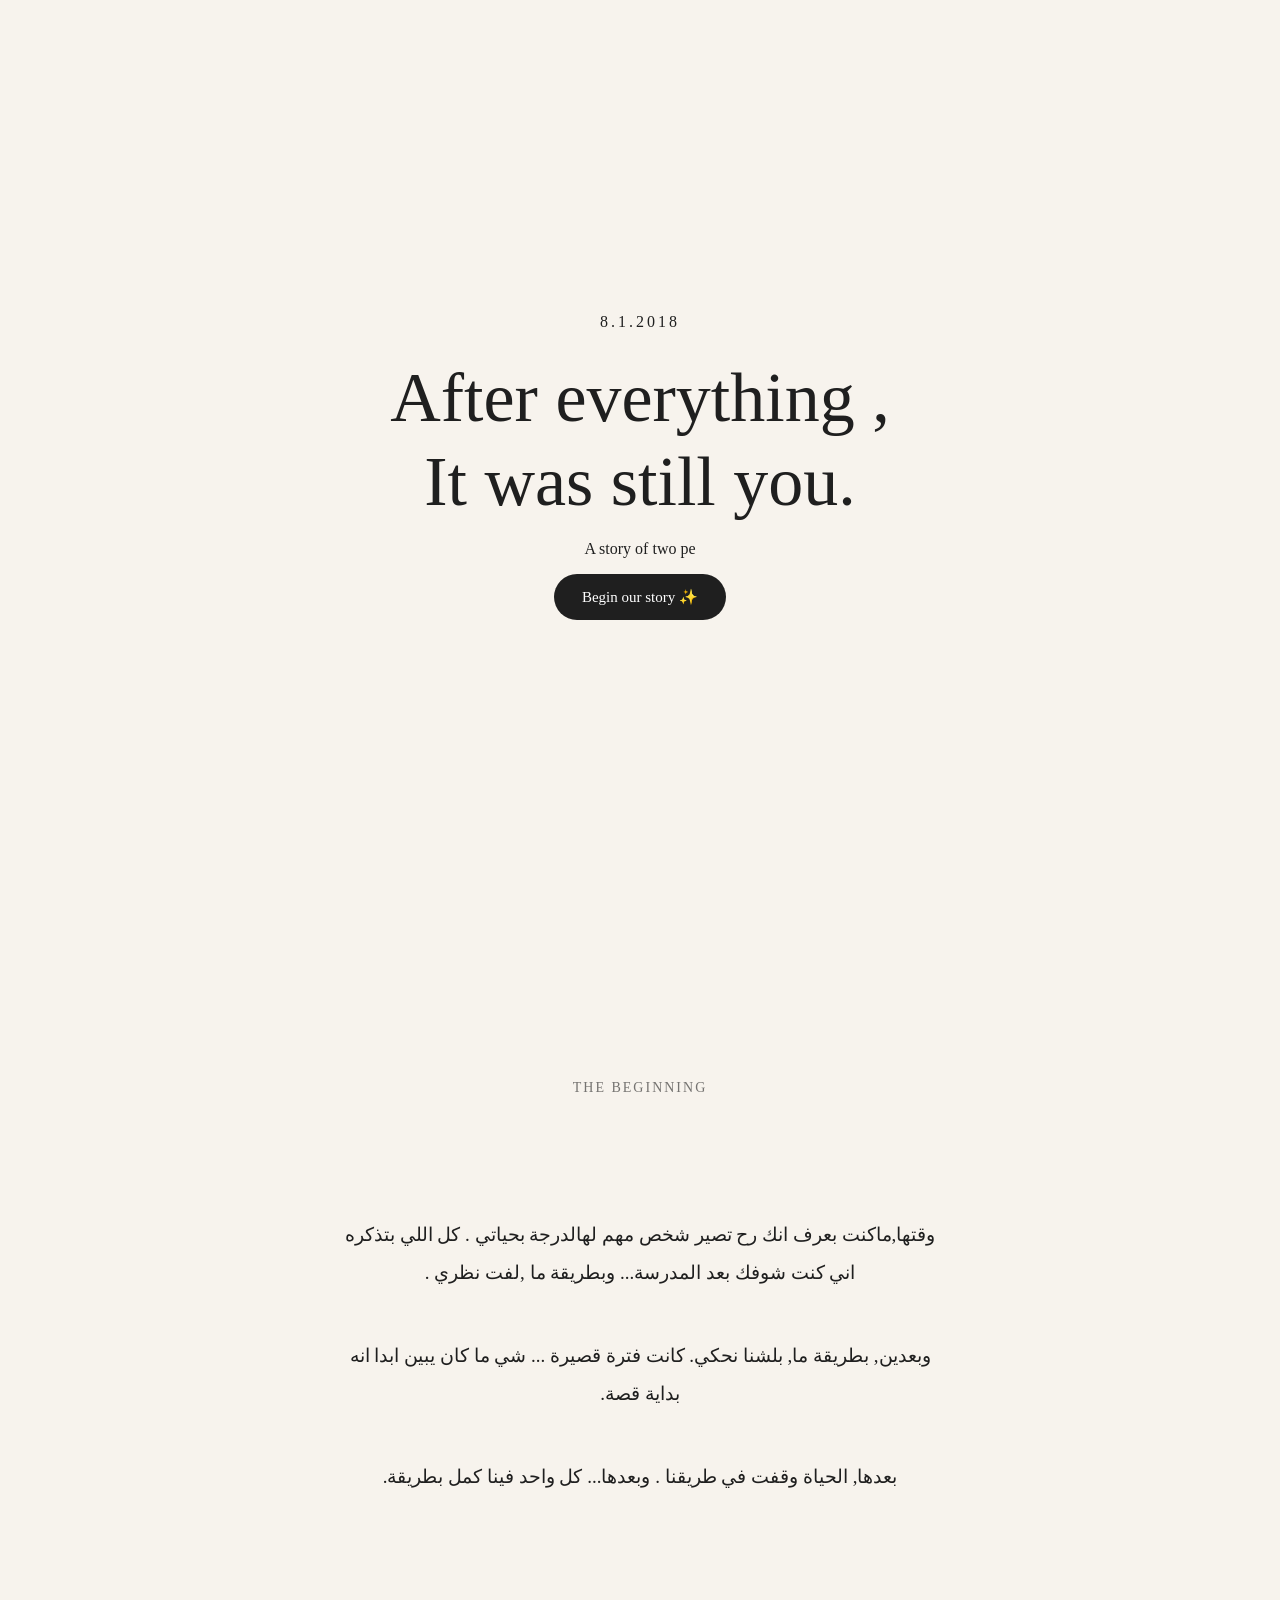
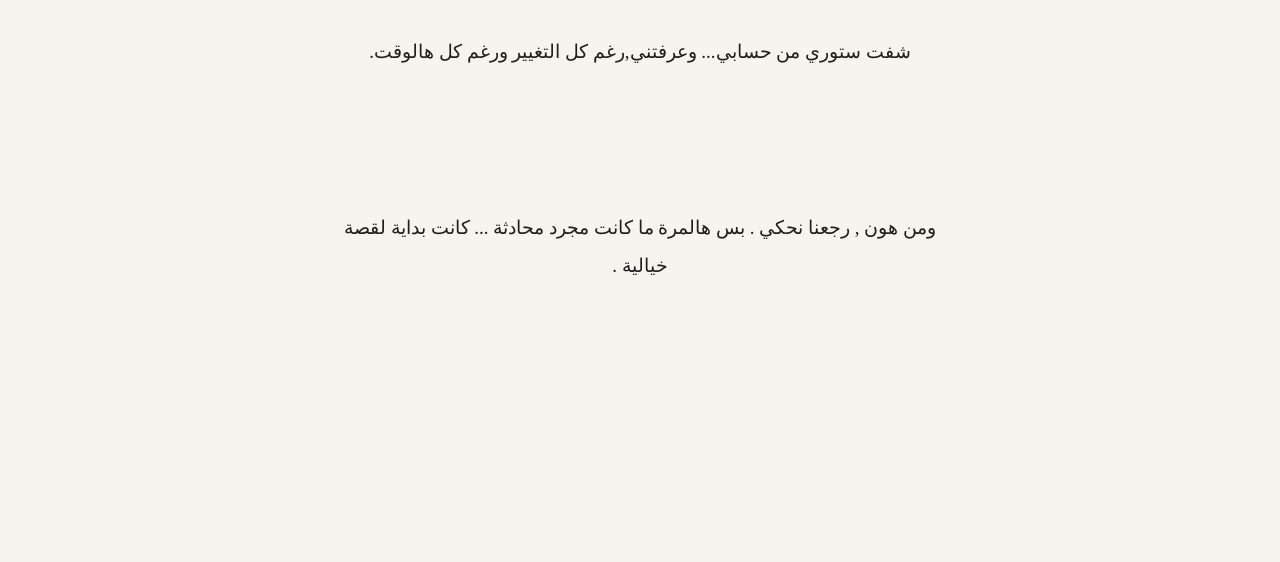
<file: index.html>
<!DOCTYPE html>
<html lang="en">
<head>
    <meta charset="UTF-8">
    <meta name="viewport" content="width=device-width,intial-scale=1.0">
    <title>Our story </title>
    <link rel="stylesheet" href="style.css">
</head>
<body>
    <div class="hero">
        <p class="date">8.1.2018</p>
        <h1>After everything ,<br> It was still you.</h1>
        <p class="subtitle" id="typing-text">
        </p>
        <a href="story.html" class="start-button">
            Begin our story  ✨
        </a>
    </div>
    <section class="story-section">
        <p class="section-label">The beginning</p>
        <h2>بلشت بنظرة .</h2>
        <p class="story-text">
            وقتها,ماكنت بعرف انك رح تصير شخص مهم لهالدرجة بحياتي .
            كل اللي بتذكره اني كنت شوفك بعد المدرسة...
            وبطريقة ما ,لفت نظري .
        </p>
        <p class="story-text">
            وبعدين, بطريقة ما, بلشنا نحكي.
            كانت فترة قصيرة ...
            شي ما كان يبين ابدا انه بداية قصة.
        </p>
        <p class="story-text">
            بعدها, الحياة وقفت في طريقنا .
            وبعدها... كل واحد فينا كمل بطريقة.
        </p>
        <h2>  بعد سنتين....</h2>
        <p class="story-text">
            شفت ستوري من حسابي... وعرفتني,رغم كل التغيير ورغم كل هالوقت.
        </p>
        <h2> وانت عرفتني .</h2>
        <p class="story-text">
            ومن هون , رجعنا نحكي .
            بس هالمرة ما كانت مجرد محادثة ...
            كانت بداية لقصة خيالية .
        </p>
        <h2> وهالمرة بقينا</h2>
    </section>
    <script src="script.js"></script>
</body>
</html>
</file>
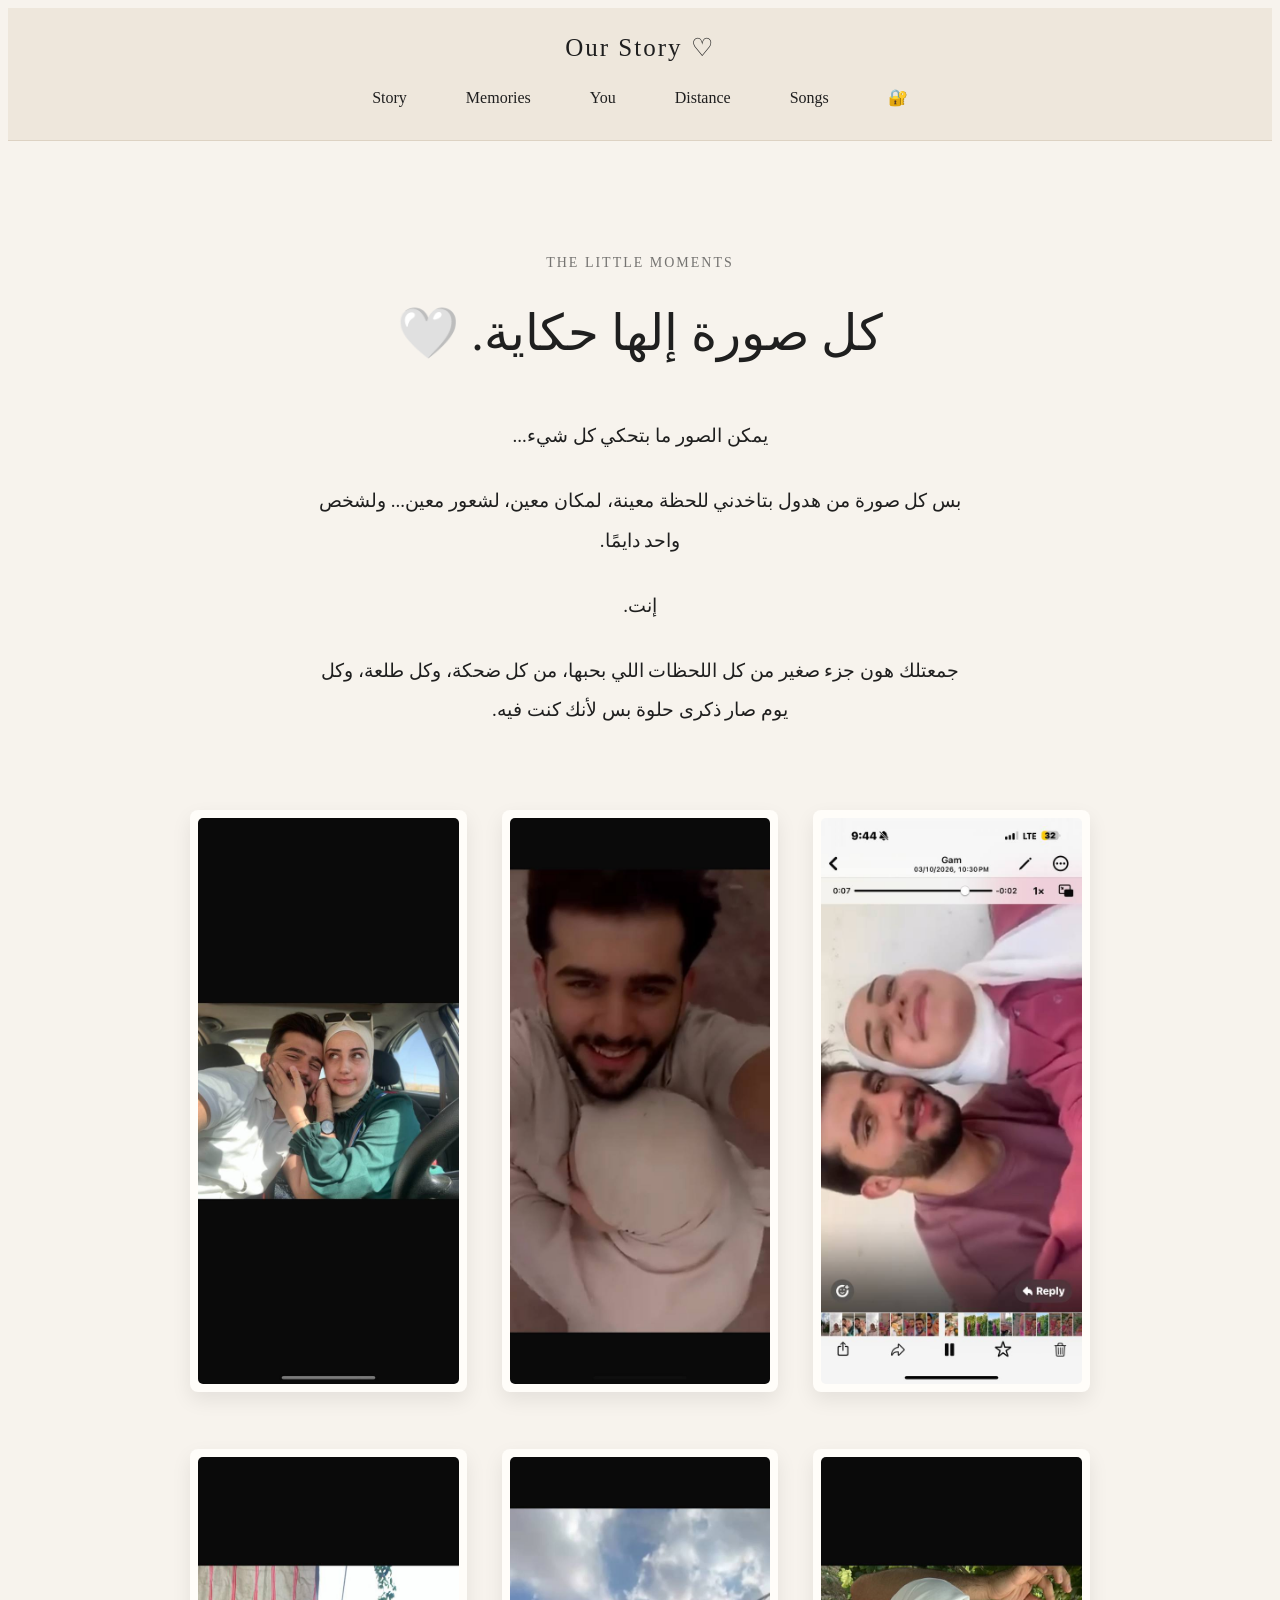
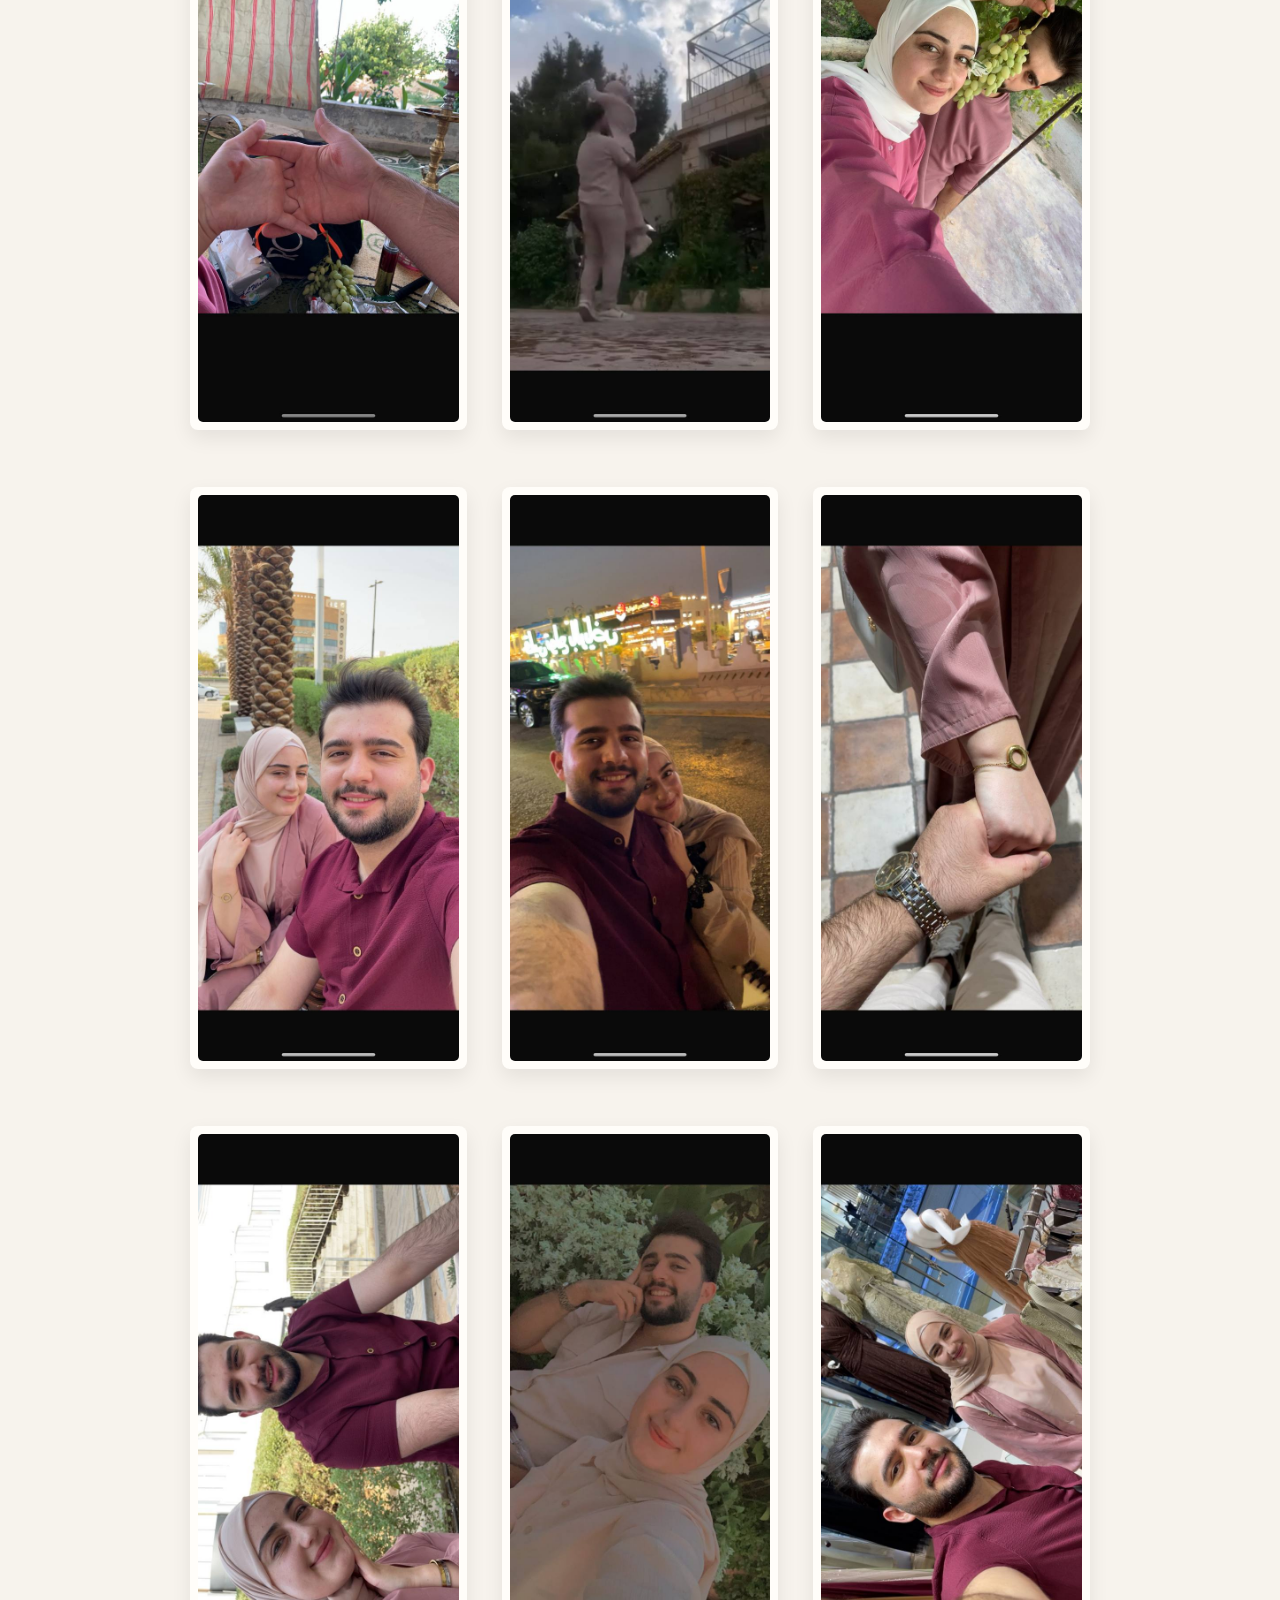
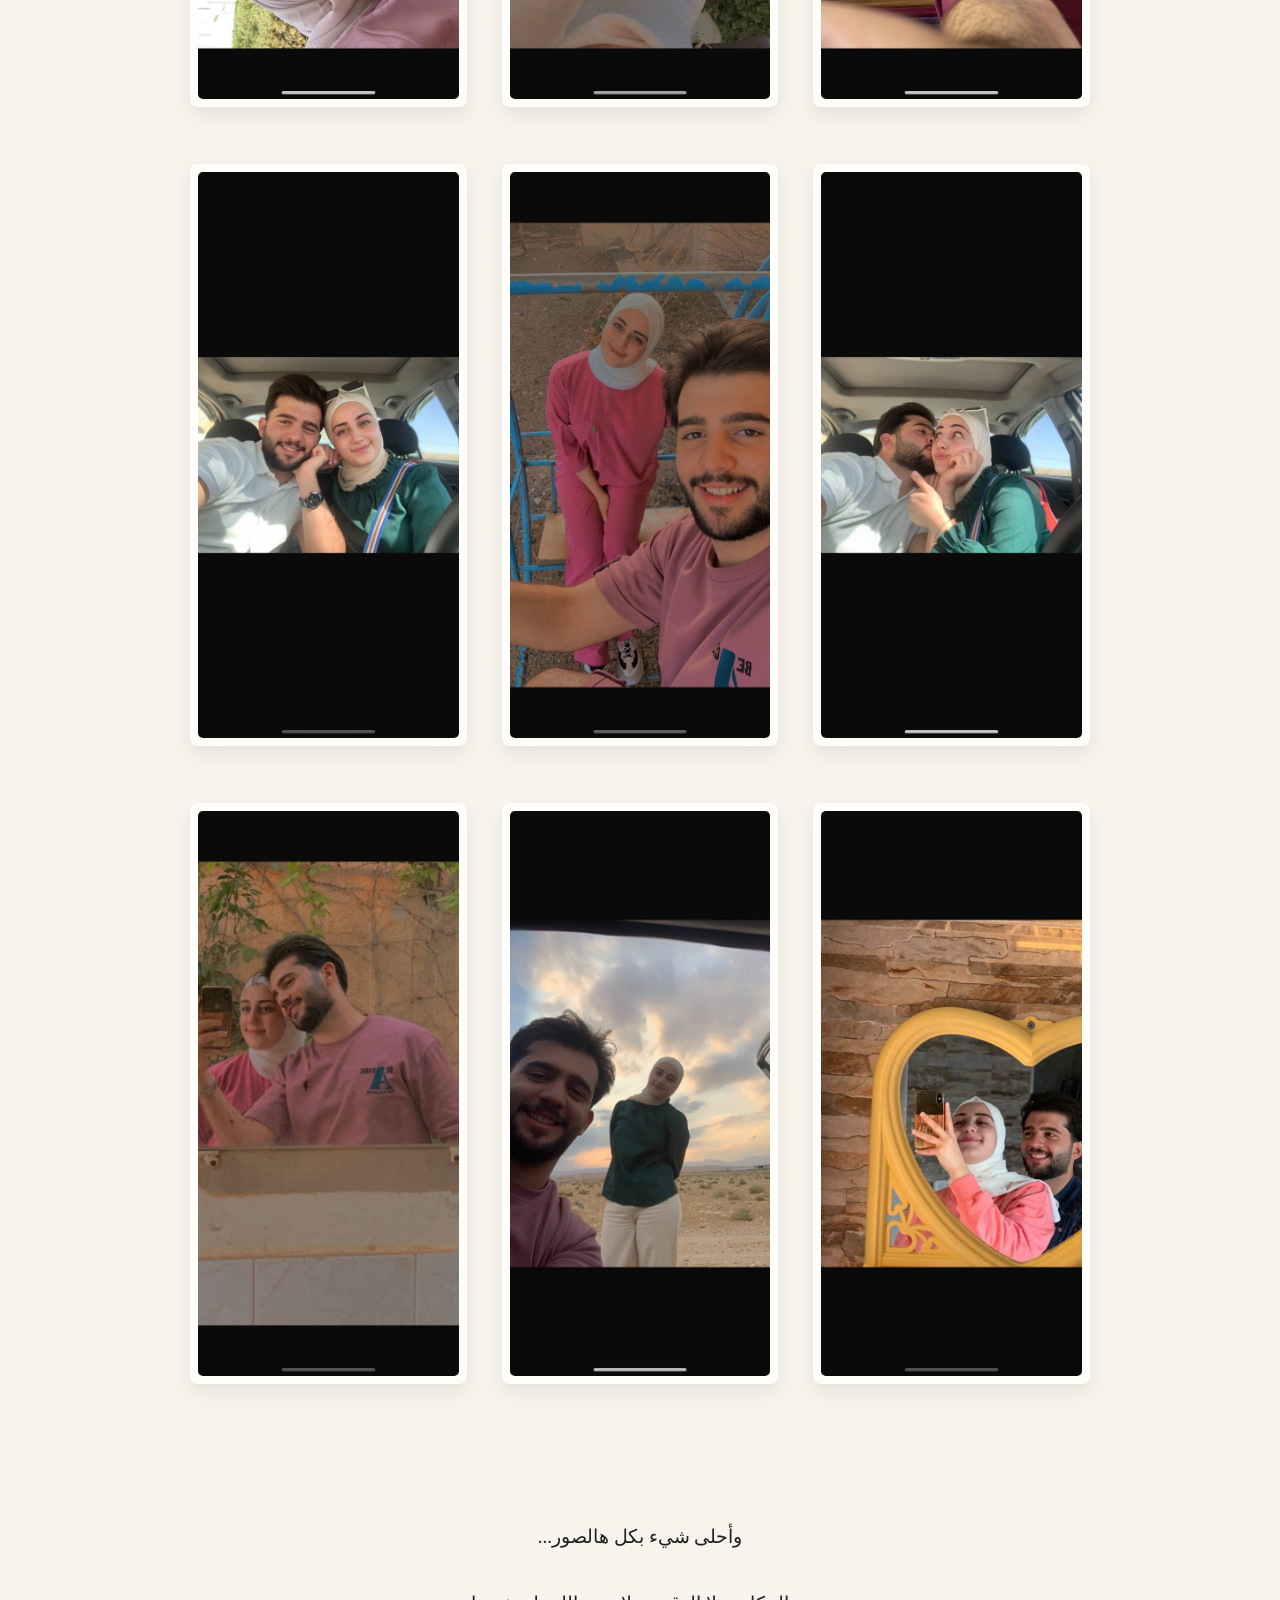
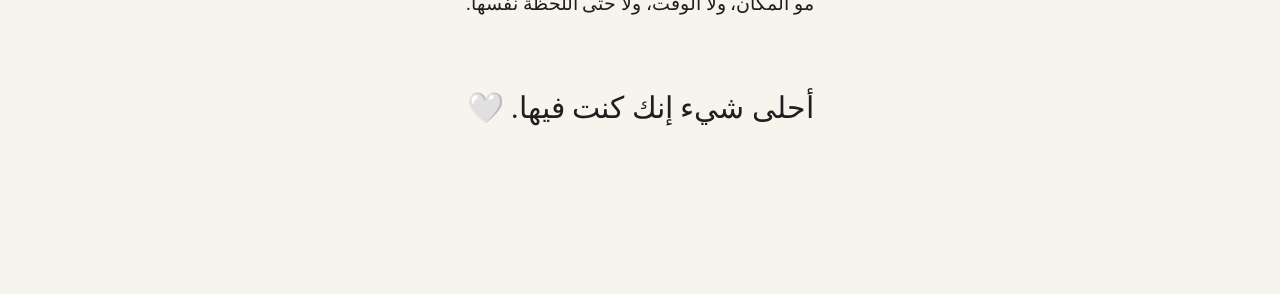
<file: memories.html>
<!DOCTYPE html>
<html lang="ar">

<head>

    <meta charset="UTF-8">
    <meta name="viewport" content="width=device-width, initial-scale=1.0">

    <title>Our Memories 🤍</title>

    <link rel="stylesheet" href="style.css">

</head>


<body>

    <nav class="navbar">

        <a href="index.html" class="logo">
            Our Story ♡
        </a>

        <div class="nav-links">

            <a href="story.html">Story</a>
            <a href="memories.html">Memories</a>
            <a href="you.html">You</a>
            <a href="distance.html">Distance</a>
            <a href="songs.html">Songs</a>
            <a href="secret.html">🔐</a>

        </div>

    </nav>


    <main class="memories-page">

        <p class="section-label">
            The little moments
        </p>


        <h1>
            كل صورة إلها حكاية. 🤍
        </h1>


        <div class="memories-intro">

            <p>
                يمكن الصور ما بتحكي كل شيء...
            </p>

            <p>
                بس كل صورة من هدول
                بتاخدني للحظة معينة،
                لمكان معين،
                لشعور معين...
                ولشخص واحد دايمًا.
            </p>

            <p>
                إنت.
            </p>

            <p>
                جمعتلك هون جزء صغير
                من كل اللحظات اللي بحبها،
                من كل ضحكة،
                وكل طلعة،
                وكل يوم صار ذكرى حلوة
                بس لأنك كنت فيه.
            </p>

        </div>


        <div class="memories-gallery">


            <div class="memory-card">
                <img src="memory1.jpg" alt="Our memory">
            </div>


            <div class="memory-card">
                <img src="memory2.jpg" alt="Our memory">
            </div>


            <div class="memory-card">
                <img src="memory3.jpg" alt="Our memory">
            </div>


            <div class="memory-card">
                <img src="memory4.jpg" alt="Our memory">
            </div>


            <div class="memory-card">
                <img src="memory5.jpg" alt="Our memory">
            </div>


            <div class="memory-card">
                <img src="memory6.jpg" alt="Our memory">
            </div>


            <div class="memory-card">
                <img src="memory7.jpg" alt="Our memory">
            </div>


            <div class="memory-card">
                <img src="memory8.jpg" alt="Our memory">
            </div>


            <div class="memory-card">
                <img src="memory9.jpg" alt="Our memory">
            </div>


            <div class="memory-card">
                <img src="memory10.jpg" alt="Our memory">
            </div>


            <div class="memory-card">
                <img src="memory11.jpg" alt="Our memory">
            </div>


            <div class="memory-card">
                <img src="memory12.jpg" alt="Our memory">
            </div>


            <div class="memory-card">
                <img src="memory13.jpg" alt="Our memory">
            </div>


            <div class="memory-card">
                <img src="memory14.jpg" alt="Our memory">
            </div>


            <div class="memory-card">
                <img src="memory15.jpg" alt="Our memory">
            </div>


            <div class="memory-card">
                <img src="memory16.jpg" alt="Our memory">
            </div>


            <div class="memory-card">
                <img src="memory17.jpg" alt="Our memory">
            </div>


            <div class="memory-card">
                <img src="memory18.jpg" alt="Our memory">
            </div>


        </div>


        <div class="memories-ending">

            <p>
                وأحلى شيء بكل هالصور...
            </p>

            <p>
                مو المكان،
                ولا الوقت،
                ولا حتى اللحظة نفسها.
            </p>

            <p class="ending-line">
                أحلى شيء إنك كنت فيها. 🤍
            </p>

        </div>


    </main>


</body>

</html>
</file>
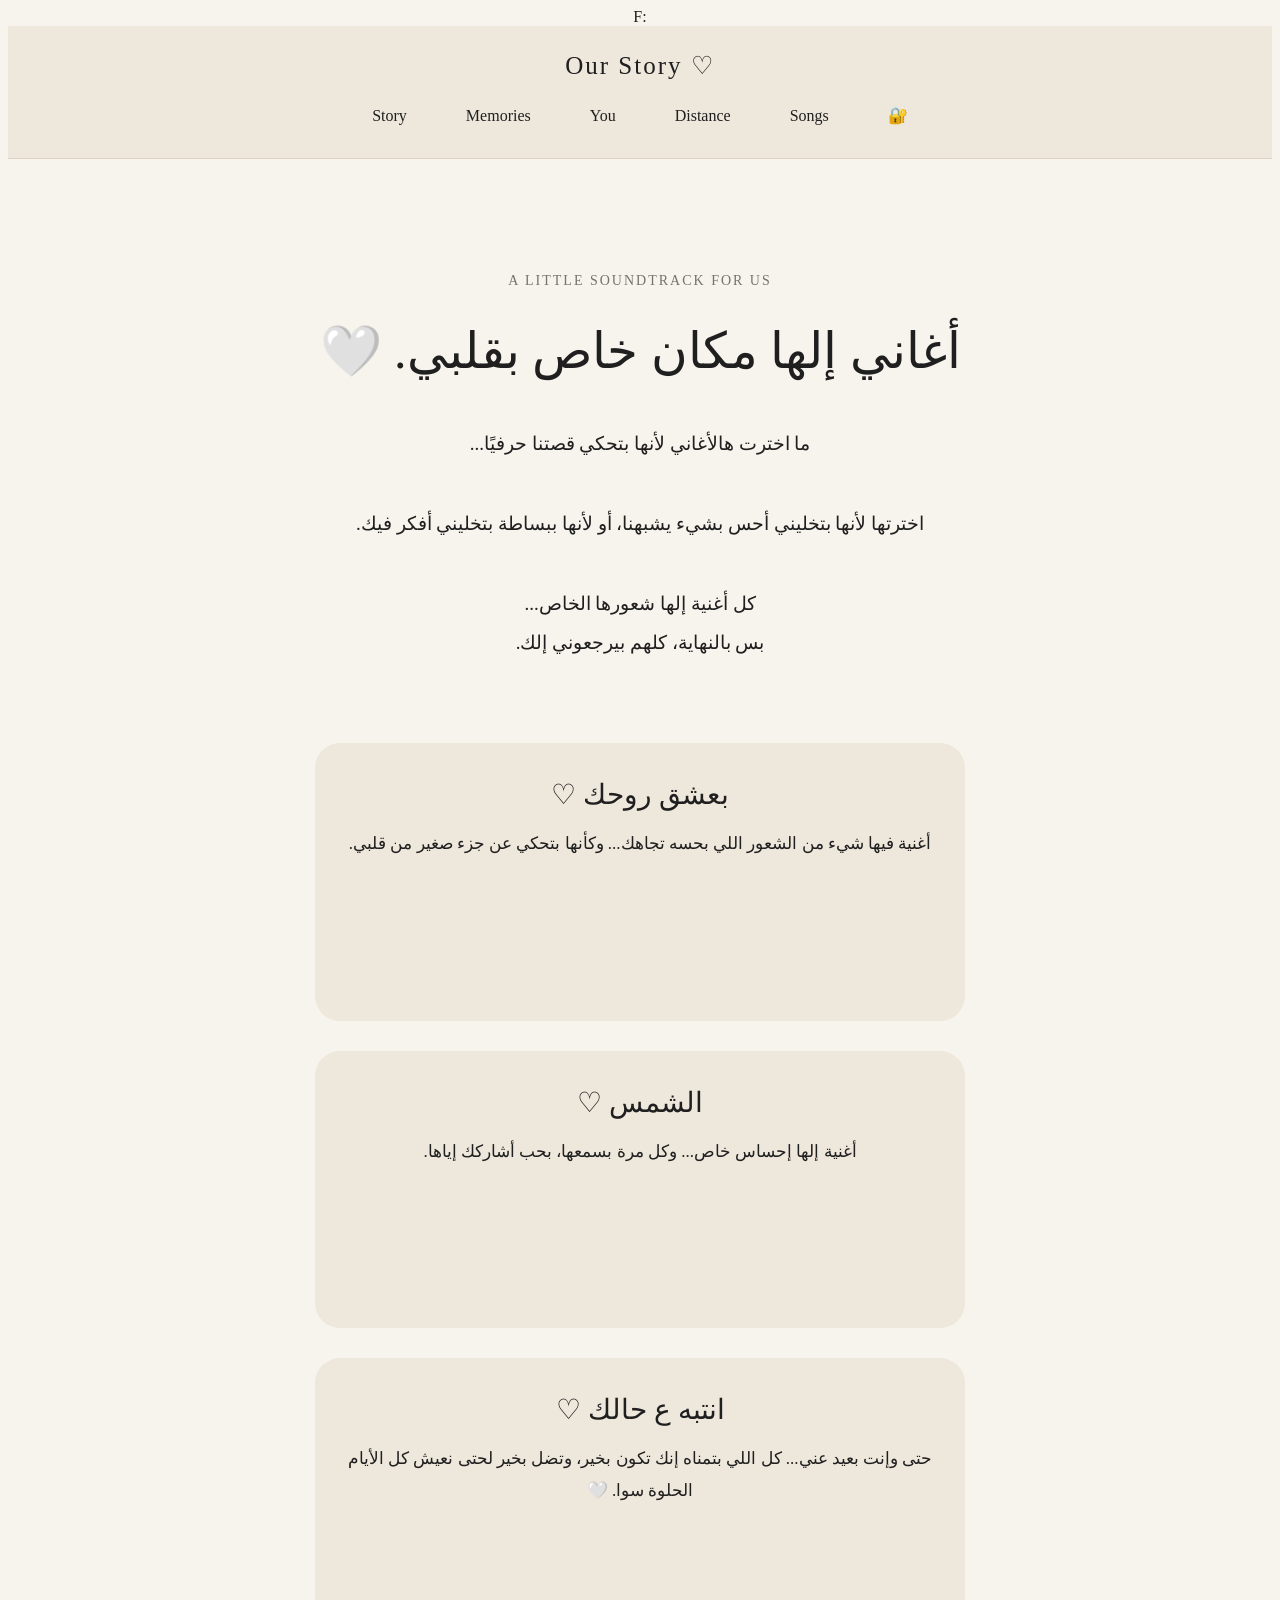
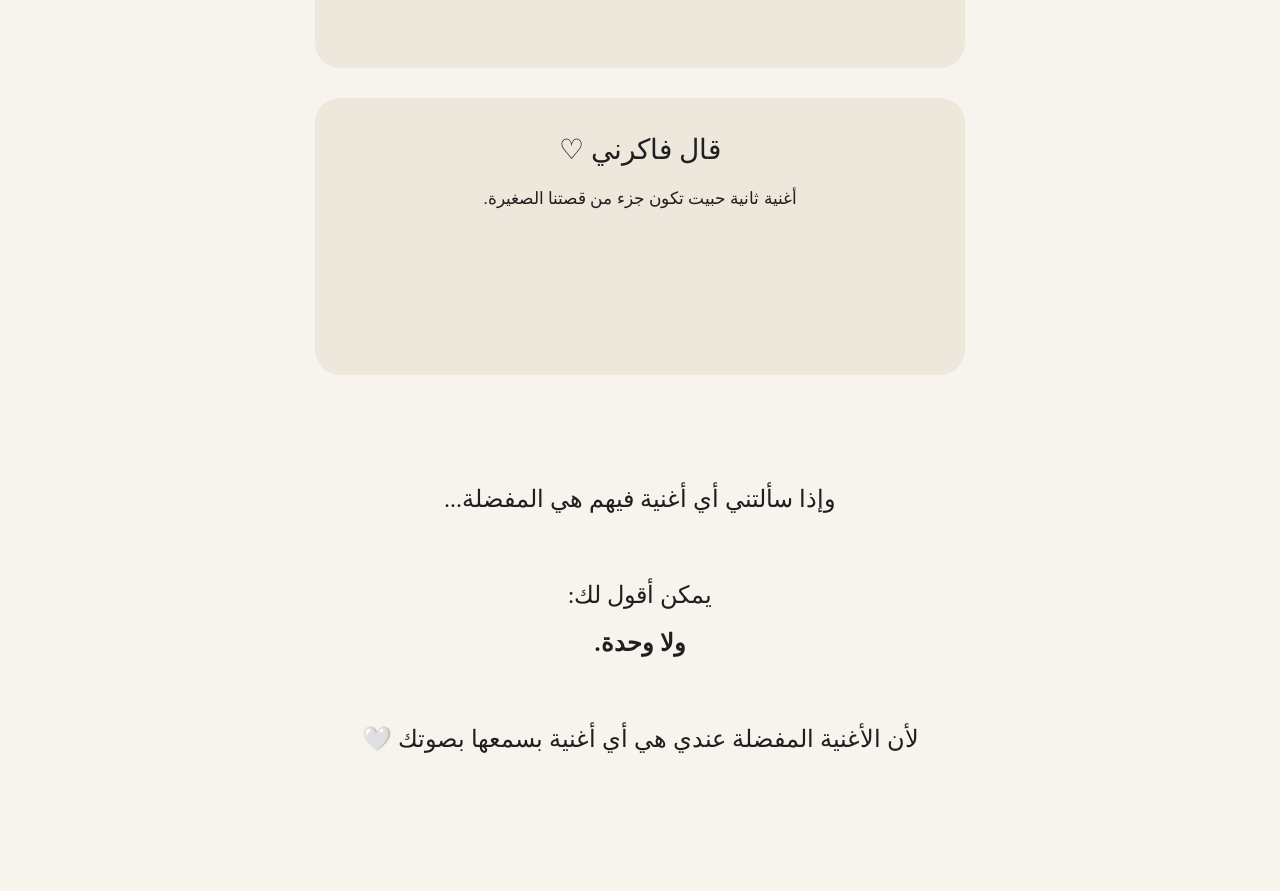
<file: songs.html>
F:
<!DOCTYPE html>
<html lang="ar">

<head>

<meta charset="UTF-8">
<meta name="viewport" content="width=device-width, initial-scale=1.0">

<title>Our Songs ❤️</title>

<link rel="stylesheet" href="style.css">

</head>


<body>

<nav class="navbar">

<a href="index.html" class="logo">
Our Story ♡
</a>

<div class="nav-links">

<a href="story.html">Story</a>
<a href="memories.html">Memories</a>
<a href="you.html">You</a>
<a href="distance.html">Distance</a>
<a href="songs.html">Songs</a>
<a href="secret.html">🔐</a>

</div>

</nav>


<main class="songs-page">


<p class="section-label">
A little soundtrack for us
</p>


<h1>
أغاني إلها مكان خاص بقلبي. 🤍
</h1>


<p class="songs-intro">

ما اخترت هالأغاني لأنها بتحكي قصتنا حرفيًا...

<br><br>

اخترتها لأنها بتخليني أحس بشيء يشبهنا،
أو لأنها ببساطة بتخليني أفكر فيك.

<br><br>

كل أغنية إلها شعورها الخاص...

<br>

بس بالنهاية،
كلهم بيرجعوني إلك.

</p>



<section class="song-list">


<!-- SONG 1 -->

<div class="song-card">

<h2>
بعشق روحك ♡
</h2>

<p>
أغنية فيها شيء من الشعور اللي بحسه تجاهك...
وكأنها بتحكي عن جزء صغير من قلبي.
</p>

<iframe
class="youtube-player"
src="https://www.youtube.com/embed/0hs8mLODmsc"
title="بعشق روحك"
frameborder="0"
allow="encrypted-media"
allowfullscreen>
</iframe>

</div>



<!-- SONG 2 -->

<div class="song-card">

<h2>
الشمس ♡
</h2>

<p>
أغنية إلها إحساس خاص...
وكل مرة بسمعها،
بحب أشاركك إياها.
</p>

<iframe
class="youtube-player"
src="https://www.youtube.com/embed/pDGIrorbxm8"
title="الشمس"
frameborder="0"
allow="encrypted-media"
allowfullscreen>
</iframe>

</div>



<!-- SONG 3 -->

<div class="song-card">

<h2>
انتبه ع حالك ♡
</h2>

<p>
حتى وإنت بعيد عني...
كل اللي بتمناه إنك تكون بخير،
وتضل بخير لحتى نعيش كل الأيام الحلوة سوا. 🤍
</p>

<iframe
class="youtube-player"
src="https://www.youtube.com/embed/Mfi6tw_LjWw"
title="انتبه ع حالك"
frameborder="0"
allow="encrypted-media"
allowfullscreen>
</iframe>

</div>



<!-- SONG 4 -->

<div class="song-card">

<h2>
قال فاكرني ♡
</h2>

<p>
أغنية ثانية حبيت تكون جزء
من قصتنا الصغيرة.
</p>

<iframe
class="youtube-player"
src="https://www.youtube.com/embed/pOcBmB9UkGY"
title="قال فاكرني"
frameborder="0"
allow="encrypted-media"
allowfullscreen>
</iframe>

</div>


</section>



<!-- MESSAGE AFTER THE SONGS -->

<p class="songs-ending">

وإذا سألتني أي أغنية فيهم هي المفضلة...

<br><br>

يمكن أقول لك:

<br>

<strong>

ولا وحدة.
</strong>

<br><br>

لأن الأغنية المفضلة عندي
هي أي أغنية بسمعها
بصوتك  🤍

</p>


</main>

</body>

</html>
</file>
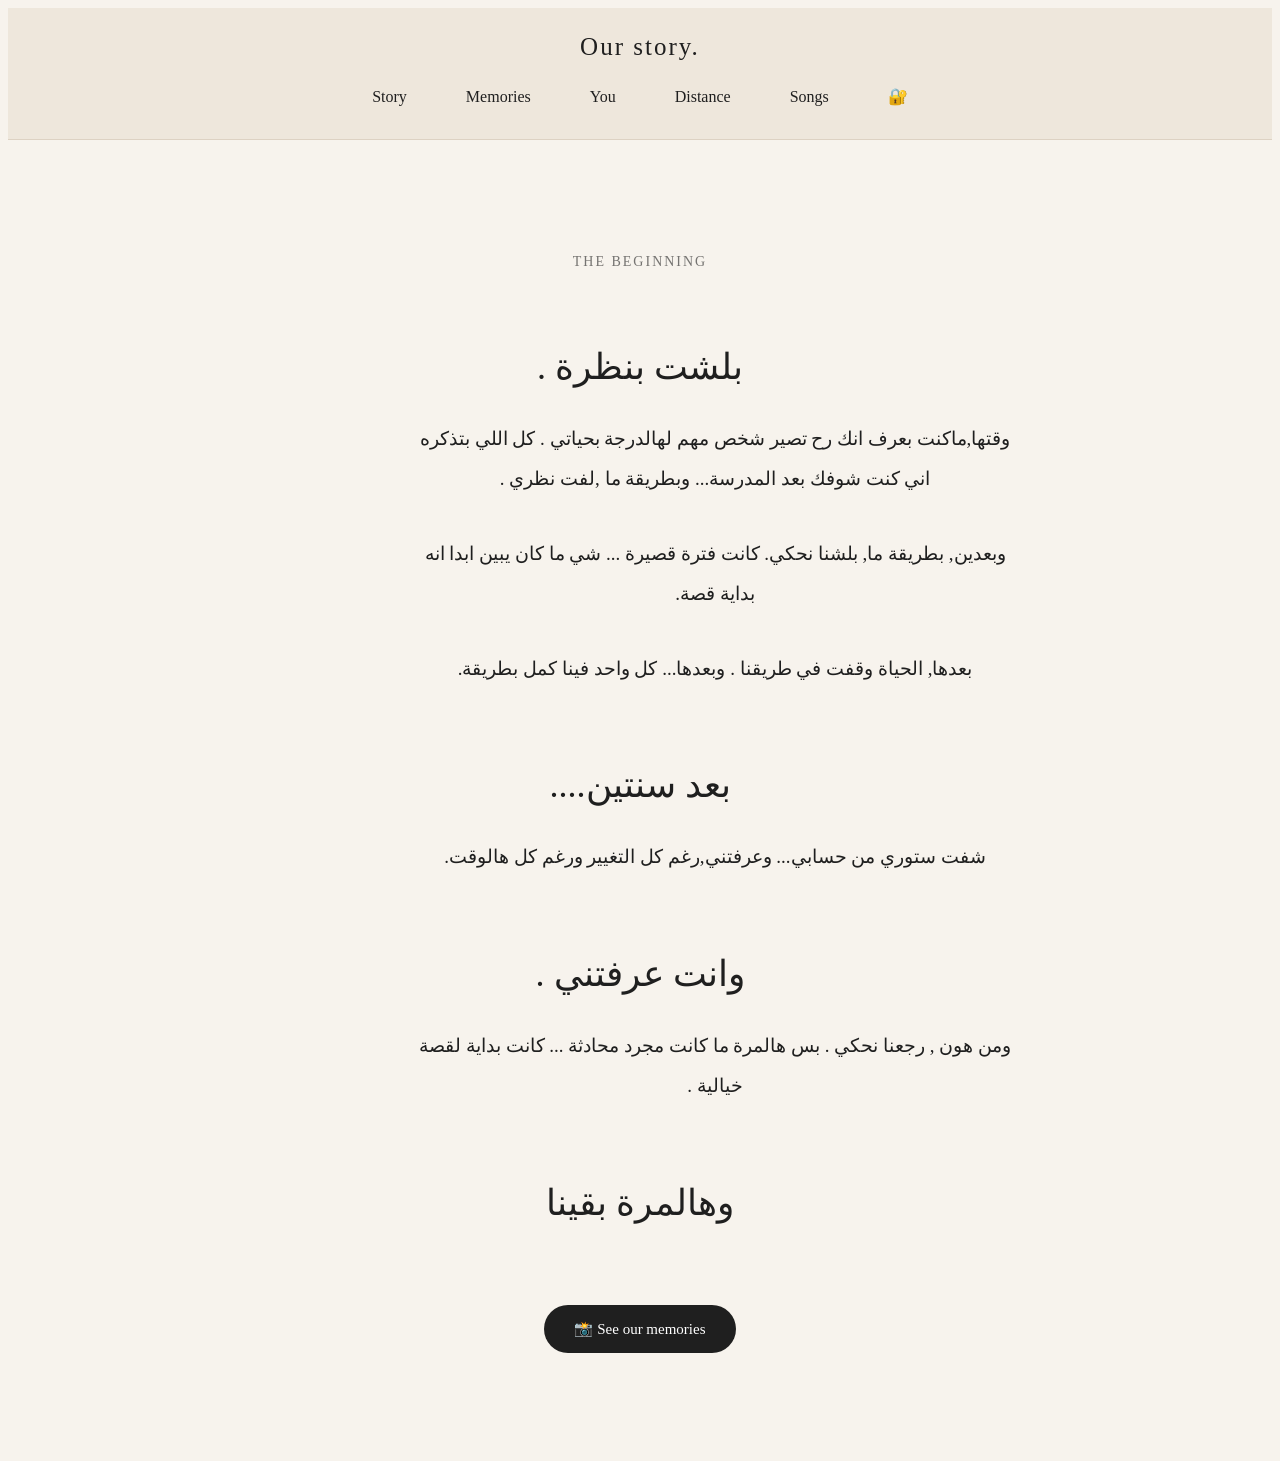
<file: story.html>
<!DOCTYPE html>
<html lang="ar">
<head>
    <meta charset="UTF-8">
    <meta name="viewport" content="width=device-width,intial-scale=1.0">
    <title>Our story 🤍</title>
    <link rel="stylesheet" href="style.css">
</head>
<body>
    <nav class="navbar">
        <a href="index.html" class="logo">
            Our story.
        </a>
        <div class="nav-links">
            <a href="story.html">Story </a>
            <a href="Memories.html">Memories</a>
            <a href="You.html "> You</a>
            <a href="Distance.html "> Distance</a>
            <a href="Songs.html"> Songs</a>
            <a href="Secret.html">🔐</a>
        </div>
    </nav>
    <main class="story-page">
        <p class="section-label">The beginning</p>
        <h2>بلشت بنظرة .</h2>
        <p class="story-text">
            وقتها,ماكنت بعرف انك رح تصير شخص مهم لهالدرجة بحياتي .
            كل اللي بتذكره اني كنت شوفك بعد المدرسة...
            وبطريقة ما ,لفت نظري .
        </p>
        <p class="story-text">
            وبعدين, بطريقة ما, بلشنا نحكي.
            كانت فترة قصيرة ...
            شي ما كان يبين ابدا انه بداية قصة.
        </p>
        <p class="story-text">
            بعدها, الحياة وقفت في طريقنا .
            وبعدها... كل واحد فينا كمل بطريقة.
        </p>
        <h2>  بعد سنتين....</h2>
        <p class="story-text">
            شفت ستوري من حسابي... وعرفتني,رغم كل التغيير ورغم كل هالوقت.
        </p>
        <h2> وانت عرفتني .</h2>
        <p class="story-text">
            ومن هون , رجعنا نحكي .
            بس هالمرة ما كانت مجرد محادثة ...
            كانت بداية لقصة خيالية .
        </p>
        <h2> وهالمرة بقينا</h2>
        <a href="Memories.html " class="next-button">
            See our memories 📸
        </a>
    </main>
</body>
</html>
</file>
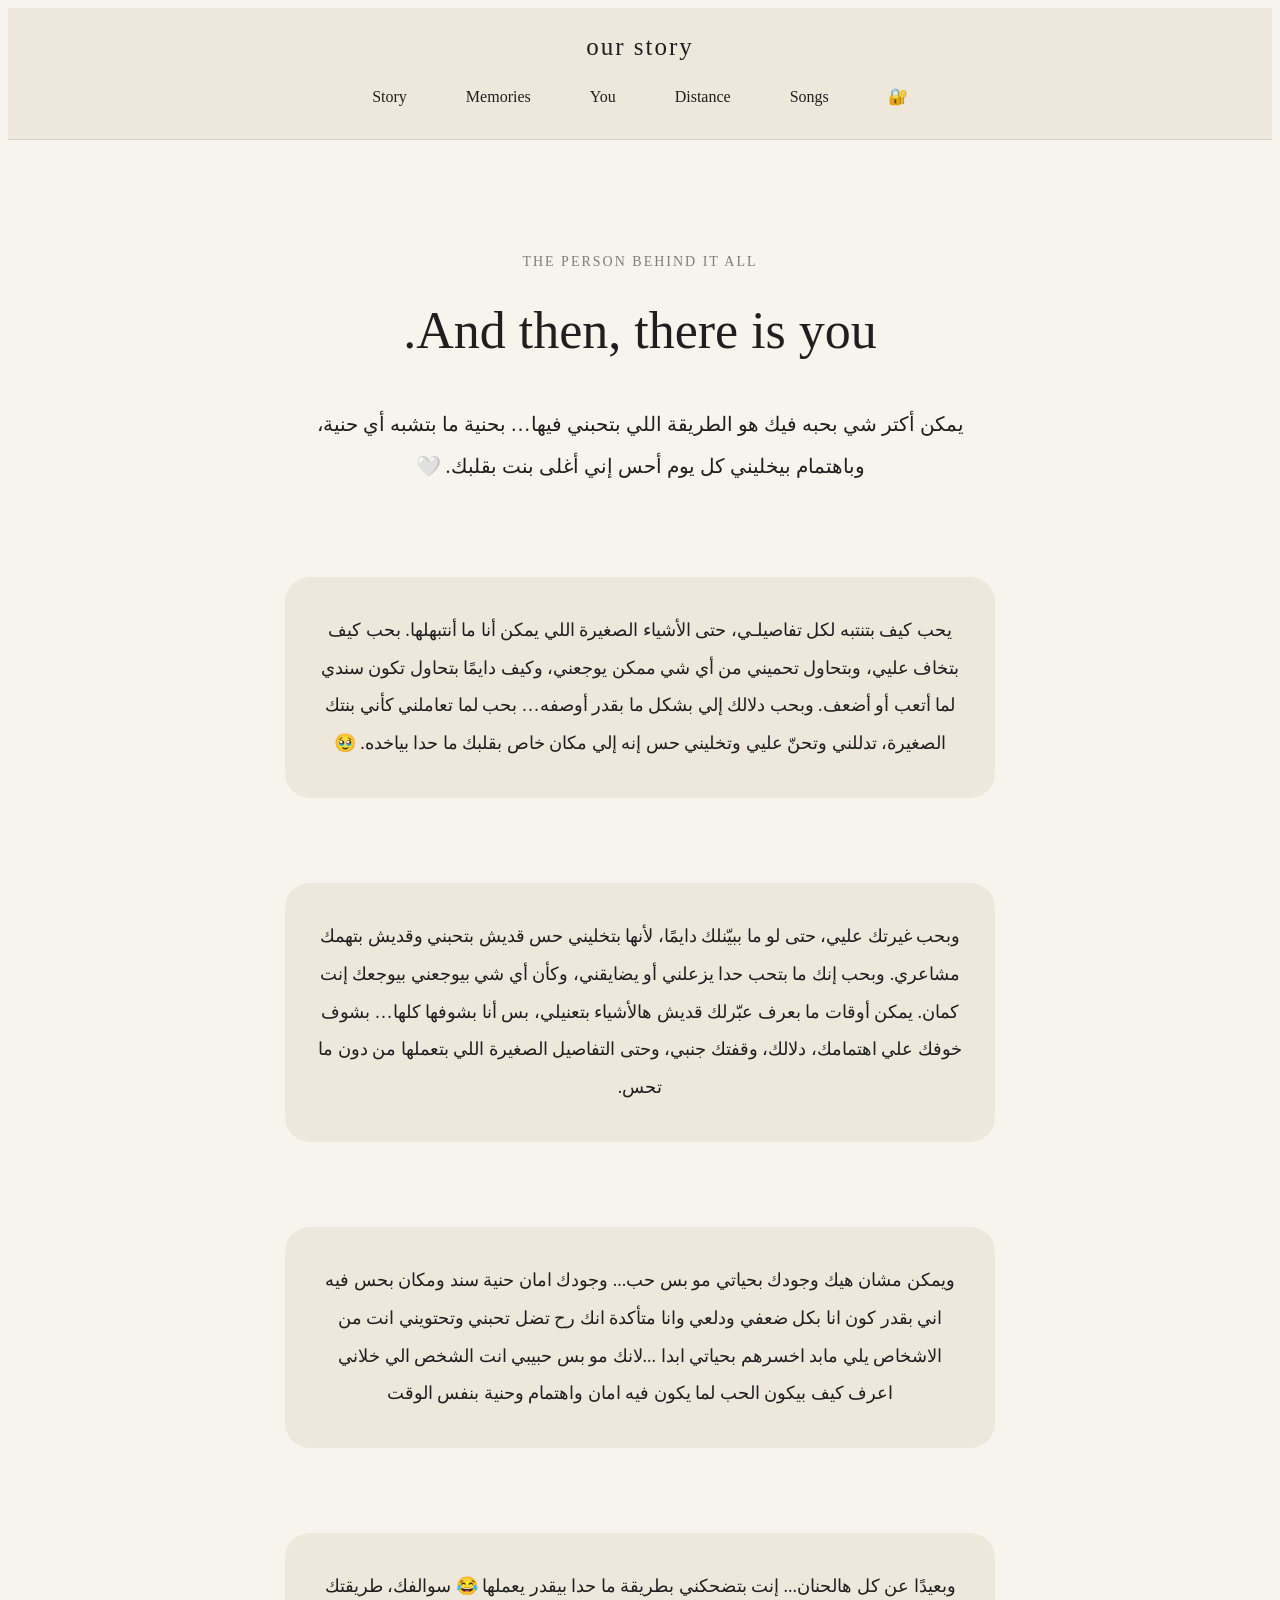
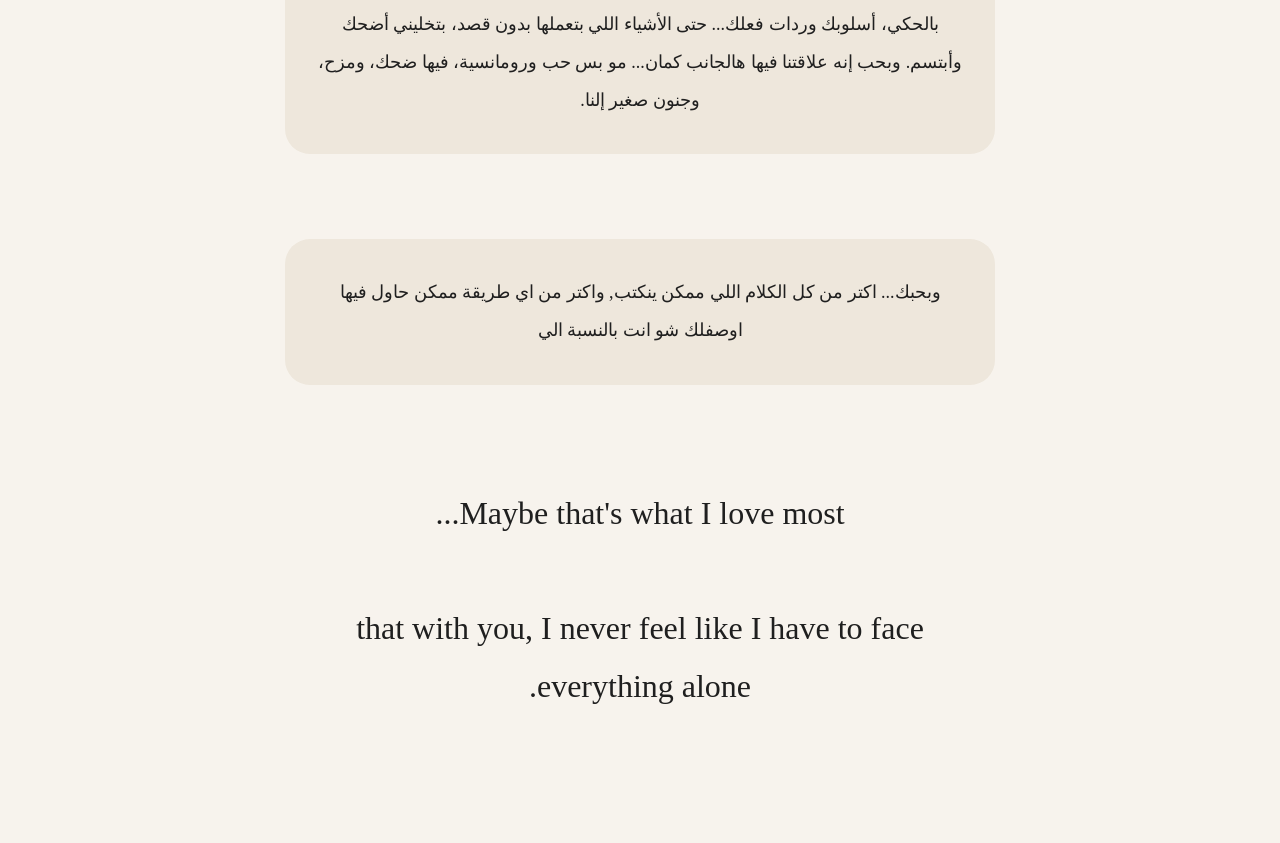
<file: you.html>
<!DOCTYPE html>
<html lang="ar">
    <head>
        <meta charset="UTF-8">
        <meta name="viewport"
        content="width=device-width,initial-scale=1.0">
        <title>you ❤️</title>
        <link rel="stylesheet" href="style.css">
    </head>
    <body>
        <nav class="navbar">
            <a href="index.html" class="logo">
                our story
            </a>
            <div class="nav-links">
            <a href="story.html">Story </a>
            <a href="Memories.html">Memories</a>
            <a href="You.html "> You</a>
            <a href="Distance.html "> Distance</a>
            <a href="Songs.html"> Songs</a>
            <a href="Secret.html">🔐</a>

            </div>
        </nav>

<main class="you-page">

    <p class="section-label">The person behind it all</p>

    <h1>And then, there is you.</h1>

    <p class="you-intro">
    يمكن أكتر شي بحبه فيك هو الطريقة اللي بتحبني فيها… بحنية ما بتشبه أي حنية،
     وباهتمام بيخليني كل يوم أحس إني أغلى بنت بقلبك. 🤍


    </p>


    <section class="you-item">

        

        <p>
           يحب كيف بتنتبه لكل تفاصيلـي، حتى الأشياء الصغيرة اللي يمكن أنا ما أنتبهلها. بحب كيف بتخاف عليي، 
           وبتحاول تحميني من أي شي ممكن يوجعني، وكيف دايمًا بتحاول تكون سندي لما أتعب أو أضعف.
وبحب دلالك إلي بشكل ما بقدر أوصفه… بحب لما تعاملني كأني بنتك الصغيرة،
 تدللني وتحنّ عليي وتخليني حس إنه إلي مكان خاص بقلبك ما حدا بياخده. 🥹

        </p>

    </section>


    <section class="you-item">

        

        <p>
            وبحب غيرتك عليي، حتى لو ما ببيّنلك دايمًا، 
            لأنها بتخليني حس قديش بتحبني وقديش بتهمك مشاعري. وبحب إنك ما بتحب حدا يزعلني أو يضايقني،
             وكأن أي شي بيوجعني بيوجعك إنت كمان.
         يمكن أوقات ما بعرف عبّرلك قديش هالأشياء بتعنيلي، بس أنا بشوفها كلها…
                                بشوف خوفك علي اهتمامك، دلالك،
             وقفتك جنبي، وحتى التفاصيل الصغيرة اللي بتعملها من دون ما تحس.


        </p>

    </section>


    <section class="you-item">

        
        <p>ويمكن مشان هيك وجودك بحياتي مو بس حب...
            وجودك امان حنية سند 
            ومكان بحس فيه اني بقدر كون انا بكل ضعفي ودلعي 
            وانا متأكدة انك رح تضل تحبني وتحتويني 
            انت من الاشخاص يلي مابد اخسرهم بحياتي ابدا ...لانك مو بس حبيبي انت الشخص الي خلاني اعرف كيف بيكون الحب لما يكون فيه امان واهتمام وحنية
            بنفس الوقت 
        </p>

        

    </section>


    <section class="you-item">

        

        <p>
            وبعيدًا عن كل هالحنان...
            إنت بتضحكني بطريقة ما حدا بيقدر يعملها 😂
            
            سوالفك، طريقتك بالحكي،
            أسلوبك وردات فعلك...
            حتى الأشياء اللي بتعملها بدون قصد،
            بتخليني أضحك وأبتسم.
            
            وبحب إنه علاقتنا فيها هالجانب كمان...
            مو بس حب ورومانسية،
            فيها ضحك، ومزح، وجنون صغير إلنا.
        </p>

    </section>


    <section class="you-item">

        

        <p>وبحبك...
            اكتر من كل الكلام اللي ممكن ينكتب,
             واكتر من اي طريقة ممكن حاول فيها اوصفلك شو انت بالنسبة الي 
        </p>

    </section>


    <h2 class="you-ending">
        Maybe that's what I love most...
        <br><br>
        that with you,
        I never feel like I have to face everything alone.
    </h2>


</main>
</file>
<file: style.css>
body{
    background-color: #f7f3ed;
    color: #1f1f1f;
    font-family: Georgia, serif;
    text-align: center;
}
.hero{
    min-height: 100vh;
    display: flex;
    flex-direction: column;
    justify-content: center;
    align-items: center;
}
.date{
    font-size: 16px;
    letter-spacing: 3px;
    margin-bottom: 25px;
}
h1{
    font-size: 70px;
    font-weight: normal;
    line-height: 1.2;
    margin: 0;
}
subtitle{
    max-width: 600px;
    font-size: 19px;
    line-height: 1.7;
    margin: 25px 0;
}
button{
    background-color: #1f1f1f;
    color: white;
    border: none;
    padding: 14px 28px;
    border-radius: 30px;
    font-size: 15px;
    cursor:pointer
}
.start-button {
    display: inline-block;
    background-color: #1f1f1f;
    color: white;
    text-decoration: none;
    border: none ;
    padding: 14px 28px ;
    border-radius: 30px;
    font-size: 15px;
    cursor: pointer;
    transition: transform 0.3s ease,opacity 0.3s ease;
}
.start-button:hover {
    transform : translateY(-3px);
    opacity: 0.9;

}
.story-section{
    min-height: 100vh;
    display: flex;
    flex-direction: column;
    justify-content: center;
    align-items: center;
    padding: 80px 20px;
    box-sizing: border-box;
}
.section-label{
    font-size: 14px;
    letter-spacing: 3px;
    text-transform: uppercase;
    margin-bottom: 20px;
}
.story-section h2{
    font-size: 45px;
    font-weight: normal;
    margin: 0 0 25px;
}
.story-section p:last-child{
    max-width: 550px;
    font-size: 18px;
    line-height: 1.8 ;
    margin: 0;
}
.story-section{
    min-height: 100vh;
    padding: 120px 20px;
    box-sizing: border-box;
    display: flex;
    flex-direction: column;
    justify-content: center;
    align-items: center;
    text-align: center;
    direction: rtl;
}
.section-label{
    font-size: 14px;
    letter-spacing: 2px;
    margin-bottom: 25px;
    opacity: 0.6;
}
.story-section{
    font-size: 45px;
    font-weight: normal;
    margin: 35px 0 20px;
    line-height: 1.5;
}
.story-text{
    max-width: 600px;
    font-size: 19px;
    line-height: 2;
    margin: 0 0 45px;
}
.story-text,
.story-section h2 {
    opacity: 0;
    transform: translateY(30px);
    transition: all 1s ease;
}
.story-text.show,
.story-section h2 .show{
    opacity: 1;
    transform: translateY(0);
}
navbar {
    width: 100%;
    padding: 22px 35px;
    box-sizing: border-box;

    display: flex;
    justify-content: space-between;
    align-items: center;

    position: relative;
}

.logo {
    color: #1f1f1f;
    text-decoration: none;
    font-size: 15px;
}
nav-links {
    display: flex;
    gap: 25px;
}

.nav-links a {
    color: #1f1f1f;
    text-decoration: none;
    font-size: 14px;
    transition: opacity 0.3s ease;
}

.nav-links a:hover {
    opacity: 0.5;
}


.next-button {
    display: inline-block;
    margin-top: 50px;

    background-color: #1f1f1f;
    color: white;

    text-decoration: none;

    padding: 15px 30px;
    border-radius: 30px;

    font-size: 15px;

    transition: all 0.3s ease;
}

.next-button:hover {
    background-color: #8f6f73;
    transform: translateY(-3px);

}
.story-page .story-text{
    opacity: 1;
    transform: translateY(0);
}
.story-page{
      max-width: 750px;
    margin: 0 auto;
    padding: 100px 25px;
    text-align: center;
    direction: rtl;
}

.story-page h1,
.story-page h2 {
    font-weight: normal;
    line-height: 1.5;
}

.story-page h1 {
    font-size: 50px;
    margin: 20px 0 40px;
}

.story-page h2 {
    font-size: 36px;
    margin: 70px 0 25px;
}

.story-page .story-text {
    font-size: 19px;
    line-height: 2.1;
    margin-bottom: 35px;
}
.navbar {
    width: 100%;
    padding: 25px 40px;
    box-sizing: border-box;

    display: flex;
    flex-direction: column;
    align-items: center;
    gap: 18px;

    background-color: #eee7dc;
    border-bottom: 1px solid #ddd2c3;
}

.logo {
    color: #1f1f1f;
    text-decoration: none;

    font-size: 25px;
    font-weight: normal;
    letter-spacing: 2px;
}

.nav-links {
    display: flex;
    align-items: center;
    justify-content: center;
    gap: 35px;
}

.nav-links a {
    color: #1f1f1f;
    text-decoration: none;

    font-size: 16px;

    padding: 8px 12px;
    border-radius: 20px;

    transition: all 0.3s ease;
}

.nav-links a:hover {
    background-color: #d8c4c0;
    transform: translateY(-2px);
}
/* YOU PAGE */

.you-page {
    max-width: 800px;
    margin: 0 auto;
    padding: 100px 25px 120px;

    text-align: center;
    direction: rtl;
}

.you-page .section-label {
    font-size: 14px;
    letter-spacing: 2px;
    opacity: 0.55;
    margin-bottom: 25px;
}

.you-page h1 {
    font-size: 52px;
    font-weight: normal;
    line-height: 1.4;
    margin: 0 0 35px;
}

.you-intro {
    max-width: 650px;
    margin: 0 auto 90px;

    font-size: 20px;
    line-height: 2.1;
}

.you-item {
    max-width: 650px;
    margin: 0 auto 85px;

    padding: 35px 30px;

    background-color: #eee7dc;
    border-radius: 25px;

    transition: transform 0.3s ease;
}

.you-item:hover {
    transform: translateY(-5px);
}

.you-item h2 {
    font-size: 30px;
    font-weight: normal;
    margin: 0 0 20px;
}

.you-item p {
    font-size: 18px;
    line-height: 2.1;
    margin: 0;
}

.you-ending {
    max-width: 650px;
    margin: 100px auto 0;

    font-size: 32px;
    font-weight: normal;
    line-height: 1.8;
}
/* DISTANCE PAGE */

.distance-page {
max-width: 850px;
margin: 0 auto;
padding: 100px 25px 120px;

text-align: center;
direction: rtl;
}

.distance-page h1 {
font-size: 50px;
font-weight: normal;
line-height: 1.5;
margin: 25px 0 35px;
}

.distance-intro {
max-width: 650px;
margin: 0 auto 70px;

font-size: 19px;
line-height: 2.2;
}

.distance-text {
max-width: 650px;
margin: 0 auto 80px;

padding: 35px;

background-color: #eee7dc;
border-radius: 25px;
}

.distance-text p {
font-size: 18px;
line-height: 2.1;
margin: 0;
}

.distance-page h2 {
font-size: 32px;
font-weight: normal;
margin-bottom: 15px;
}

.distance-small {
font-size: 18px;
margin-bottom: 50px;
}

.calls-gallery {
    display: grid;
    grid-template-columns: repeat(2, 1fr);
    gap: 25px;
    max-width: 650px;
    margin: 0 auto;
}

.call-card {
    background-color: #eee7dc;
    border-radius: 20px;
    padding: 10px;
    overflow: hidden;
}

.call-card img {
    width: 100%;
    height: 300px;
    object-fit: cover;
    display: block;
    border-radius: 15px;}

.distance-ending{
max-width: 600px;
margin: 100px auto 0;

font-size: 28px;
line-height: 1.8;
}


.secret-page {
max-width: 800px;
margin: 0 auto;
padding: 100px 25px 120px;
text-align: center;
}

.secret-page h1 {
font-size: 50px;
font-weight: normal;
line-height: 1.5;
margin: 25px 0 35px;
}

.secret-intro {
max-width: 600px;
margin: 0 auto 60px;
font-size: 19px;
line-height: 2.1;
}

.secret-lock {
max-width: 450px;
margin: 0 auto;
padding: 40px 30px;
background-color: #eee7dc;
border-radius: 25px;
}

.secret-lock p {
font-size: 18px;
margin-bottom: 20px;
}

.secret-lock input {
width: 100%;
box-sizing: border-box;
padding: 14px 18px;
border: 1px solid #d5ccc0;
border-radius: 25px;
background-color: #f7f3ed;
text-align: center;
font-size: 18px;
outline: none;
margin-bottom: 15px;
}

.secret-lock button {
background-color: #1f1f1f;
color: white;
border: none;
padding: 14px 28px;
border-radius: 30px;
font-size: 15px;
cursor: pointer;
}

#secret-message {
margin-top: 20px;
min-height: 25px;
}

.secret-content {
display: none;
max-width: 700px;
margin: 80px auto 0;
}

.secret-content.show-secret {
display: block;
}

.secret-content h2 {
font-size: 38px;
font-weight: normal;
margin-bottom: 25px;
}

.secret-content p {
font-size: 19px;
line-height: 2;
margin-bottom: 40px;
}

.secret-content video {
width: 100%;
max-width: 650px;
border-radius: 20px;}
/* =========================
   SECRET PAGE
========================= */

.secret-page {
    max-width: 800px;
    margin: 0 auto;
    padding: 100px 25px 120px;
    text-align: center;
    direction: rtl;
}


.secret-page h1 {
    font-size: 50px;
    font-weight: normal;
    line-height: 1.5;
    margin: 25px 0 35px;
}


.secret-intro {
    max-width: 600px;
    margin: 0 auto 60px;
    font-size: 19px;
    line-height: 2.1;
}


/* =========================
   SECRET LOCK
========================= */

.secret-lock {
    max-width: 450px;
    margin: 0 auto;
    padding: 40px 30px;
    background-color: #eee7dc;
    border-radius: 25px;
}


.secret-lock p {
    font-size: 18px;
    line-height: 1.8;
}


.secret-lock input {
    width: 100%;
    box-sizing: border-box;

    padding: 14px 18px;

    border: 1px solid #d5ccc0;
    border-radius: 25px;

    background-color: #f7f3ed;

    text-align: center;
    font-size: 18px;

    outline: none;

    margin-bottom: 15px;
}


.secret-lock button {
    background-color: #1f1f1f;
    color: white;

    border: none;

    padding: 14px 28px;

    border-radius: 30px;

    font-size: 15px;

    cursor: pointer;

    transition: all 0.3s ease;
}


.secret-lock button:hover {
    background-color: #8f6f73;
    transform: translateY(-2px);
}


#secret-message {
    margin-top: 20px;
    min-height: 25px;
}


/* =========================
   VIDEO
========================= */

.secret-content {
    display: none;

    max-width: 700px;

    margin: 80px auto 0;
}


.secret-content.show-secret {
    display: block;

    animation: fadeIn 1.5s ease;
}


.secret-content h2 {
    font-size: 38px;
    font-weight: normal;
    margin-bottom: 25px;
}


.secret-content p {
    font-size: 19px;
    line-height: 2;
    margin-bottom: 40px;
}


.secret-content video {
    width: 100%;
    max-width: 650px;

    border-radius: 20px;

    display: block;

    margin: 0 auto;
}


/* =========================
   FINAL MESSAGE
========================= */

.final-message {
    display: none;

    max-width: 650px;

    margin: 150px auto 0;

    padding: 100px 20px;

    text-align: center;

    line-height: 2.2;
}


.final-message.show-final {
    display: block;

    animation: finalFade 3s ease;
}


.final-main {
    font-size: 42px;

    line-height: 1.6;

    margin-bottom: 70px;
}


.final-message > p:not(.final-main):not(.final-love):not(.birthday-message):not(.last-line):not(.date-ending) {
    font-size: 19px;

    margin-bottom: 55px;
}


.final-love {
    font-size: 25px;

    line-height: 2;

    margin: 80px 0;
}


.birthday-message {
    font-size: 27px;

    line-height: 2;

    margin: 80px 0;
}


.birthday-message span {
    font-size: 22px;
}


.last-line {
    font-size: 28px;

    margin: 80px 0;
}


.date-ending {
    font-size: 25px;

    line-height: 2;

    margin-top: 120px;

    opacity: 0.75;
}


.restart-button {
    display: inline-block;

    margin-top: 70px;

    padding: 14px 28px;

    border-radius: 30px;

    background-color: #1f1f1f;

    color: white;

    text-decoration: none;

    font-size: 15px;

    transition: all 0.3s ease;
}


.restart-button:hover {
    background-color: #8f6f73;

    transform: translateY(-3px);}


@keyframes fadeIn {

    from {
        opacity: 0;
        transform: translateY(25px);
    }

    to {
        opacity: 1;
        transform: translateY(0);
    }

}


@keyframes finalFade {

    from {
        opacity: 0;
        transform: translateY(35px);
    }

    to {
        opacity: 1;
        transform: translateY(0);}}
        /* =========================
SONGS PAGE
========================= */

.songs-page {
max-width: 850px;
margin: 0 auto;
padding: 100px 25px 120px;
text-align: center;
direction: rtl;
}


.songs-page h1 {
font-size: 50px;
font-weight: normal;
line-height: 1.5;
margin: 25px 0 35px;
}


.songs-intro {
max-width: 650px;
margin: 0 auto 80px;
font-size: 19px;
line-height: 2.1;
}


.song-list {
display: flex;
flex-direction: column;
gap: 30px;
max-width: 650px;
margin: 0 auto;
}


.song-card {
padding: 35px 30px;
background-color: #eee7dc;
border-radius: 25px;
}


.song-card h2 {
font-size: 28px;
font-weight: normal;
margin: 0 0 15px;
}


.song-card p {
font-size: 17px;
line-height: 1.9;
margin-bottom: 25px;
}


.youtube-player {
width: 100%;
height: 100px;
border-radius: 15px;
display: block;
}


.songs-ending {
max-width: 600px;
margin: 100px auto 0;
font-size: 24px;
line-height: 2;} 
.memories-page {
    max-width: 1100px;
    margin: 0 auto;
    padding: 100px 25px 120px;
    text-align: center;
    direction: rtl;
}

.memories-page h1 {
    font-size: 50px;
    font-weight: normal;
    line-height: 1.5;
    margin: 25px 0 45px;
}

.memories-intro {
    max-width: 650px;
    margin: 0 auto 80px;
    font-size: 19px;
    line-height: 2.1;
}

.memories-intro p {
    margin-bottom: 25px;
}

.memories-gallery {
    columns: 3 250px;
    column-gap: 20px;
}

.memory-card {
    break-inside: avoid;
    margin-bottom: 20px;
    border-radius: 18px;
    overflow: hidden;
    background-color: #eee7dc;
}

.memory-card img {
    width: 100%;
    height: auto;
    display: block;
    transition: transform 0.4s ease;
}

.memory-card:hover img {
    transform: scale(1.03);
}

.memories-ending {
    max-width: 650px;
    margin: 110px auto 0;
    font-size: 19px;
    line-height: 2.2;
}

.memories-ending p {
    margin-bottom: 25px;
}

.memories-ending .ending-line {
    font-size: 30px;
    margin-top: 50px;
}
.memory-card {
    break-inside: avoid;
    margin-bottom: 20px;
    border-radius: 18px;
    overflow: hidden;
    background-color: #eee7dc;

    opacity: 0;
    transform: translateY(40px);
    transition:
        opacity 0.8s ease,
        transform 0.8s ease;
}

.memory-card.show {
    opacity: 1;
    transform: translateY(0);
}

.memory-card img {
    width: 100%;
    height: auto;
    display: block;

    transition: transform 0.5s ease;
}

.memory-card:hover img {
    transform: scale(1.04);
}
/* Memories - make sure photos are visible */

.memory-card {
    opacity: 1 !important;
    transform: none !important;
    visibility: visible !important;
    display: block !important;
}

.memory-card img {
    width: 100%;
    height: auto;
    display: block;
    visibility: visible !important;
    opacity: 1 !important;
}
/* Beautiful Memories Gallery */

.memories-gallery {
    columns: 3 250px;
    column-gap: 22px;
    max-width: 1000px;
    margin: 70px auto 0;
}

.memory-card {
    break-inside: avoid;
    margin-bottom: 22px;
    border-radius: 18px;
    overflow: hidden;
    background-color: #eee7dc;

    opacity: 1 !important;
    visibility: visible !important;

    transition: transform 0.4s ease, box-shadow 0.4s ease;
}

.memory-card:nth-child(3n + 1) {
    transform: rotate(-1deg);
}

.memory-card:nth-child(3n + 2) {
    transform: rotate(1deg);
}

.memory-card:nth-child(3n) {
    transform: rotate(-0.5deg);
}

.memory-card:hover {
    transform: scale(1.03) rotate(0deg);
    box-shadow: 0 15px 35px rgba(0, 0, 0, 0.12);
    z-index: 2;
}

.memory-card img {
    width: 100%;
    height: auto;
    display: block;}
    /* Memories - soft moving photos */

.memories-gallery {
    max-width: 900px;
    margin: 70px auto;
    display: grid;
    grid-template-columns: repeat(3, 1fr);
    gap: 35px;
    align-items: center;
}

.memory-card {
    background-color: #fffdf9;
    padding: 8px;
    border-radius: 8px;

    opacity: 1 !important;
    visibility: visible !important;

    box-shadow: 0 8px 20px rgba(0, 0, 0, 0.08);

    cursor: pointer;

    animation: floatingMemory 4s ease-in-out infinite;

    transition:
        transform 0.5s ease,
        box-shadow 0.5s ease;
}

/* نخلي كل صورة توقيتها مختلف */
.memory-card:nth-child(2) {
    animation-delay: 0.5s;
}

.memory-card:nth-child(3) {
    animation-delay: 1s;
}

.memory-card:nth-child(4) {
    animation-delay: 1.5s;
}

.memory-card:nth-child(5) {
    animation-delay: 2s;
}

.memory-card:nth-child(6) {
    animation-delay: 2.5s;
}

.memory-card:nth-child(7) {
    animation-delay: 1s;
}

.memory-card:nth-child(8) {
    animation-delay: 0.3s;
}

.memory-card:nth-child(9) {
    animation-delay: 1.8s;
}

.memory-card:nth-child(10) {
    animation-delay: 2.3s;
}

.memory-card:nth-child(11) {
    animation-delay: 0.8s;
}

.memory-card:nth-child(12) {
    animation-delay: 1.3s;
}

.memory-card:nth-child(13) {
    animation-delay: 2.8s;
}

.memory-card:nth-child(14) {
    animation-delay: 0.6s;
}

.memory-card:nth-child(15) {
    animation-delay: 1.6s;
}

.memory-card:nth-child(16) {
    animation-delay: 2.1s;
}

.memory-card:nth-child(17) {
    animation-delay: 0.4s;
}

.memory-card:nth-child(18) {
    animation-delay: 2.6s;
}


.memory-card img {
    width: 100%;
    height: auto;
    display: block;
    border-radius: 5px;
}


/* حركة خفيفة جدًا */

@keyframes floatingMemory {

    0% {
        transform: translateY(0) rotate(0deg) scale(0.95);
    }

    50% {
        transform: translateY(-8px) rotate(1deg) scale(1);
    }

    100% {
        transform: translateY(0) rotate(0deg) scale(0.95);
    }

}


/* لما تمرري عليها */

.memory-card:hover {
    animation-play-state: paused;

    transform: scale(1.12) rotate(0deg) !important;

    box-shadow:
        0 18px 40px rgba(0, 0, 0, 0.16);
z-index: 10;
}
@media(max-width: 700px) {

    .navbar {
        padding: 20px 15px;
        gap: 12px;
    }

    .logo {
        font-size: 21px;
    }

    .nav-links {
        gap: 5px;
        flex-wrap: wrap;
    }

    .nav-links a {
        font-size: 13px;
        padding: 7px 8px;
    }

    h1 {
        font-size: 42px;
    }

    .story-page,
    .you-page,
    .distance-page,
    .songs-page,
    .secret-page,
    .memories-page {
        padding: 70px 18px 90px;
    }

    .story-page h1,
    .distance-page h1,
    .songs-page h1,
    .secret-page h1,
    .memories-page h1 {
        font-size: 38px;
    }

    .you-page h1 {
        font-size: 40px;
    }

    .story-page h2 {
        font-size: 30px;
    }

    .story-text,
    .you-intro,
    .distance-intro,
    .songs-intro,
    .secret-intro,
    .memories-intro {
        font-size: 17px;
    }

    .memories-gallery {
        grid-template-columns: repeat(2, 1fr);
        gap: 15px;
    }

    .memory-card:hover {
        transform: scale(1.05) !important;
    }

    .calls-gallery {
        grid-template-columns: 1fr;
    }

    .call-card img {
        height: auto;
    }

    .song-card {
        padding: 25px 18px;
    }

    .youtube-player {
        height: 100px;
    }

    .final-main {
        font-size: 32px;}
    }
</file>
